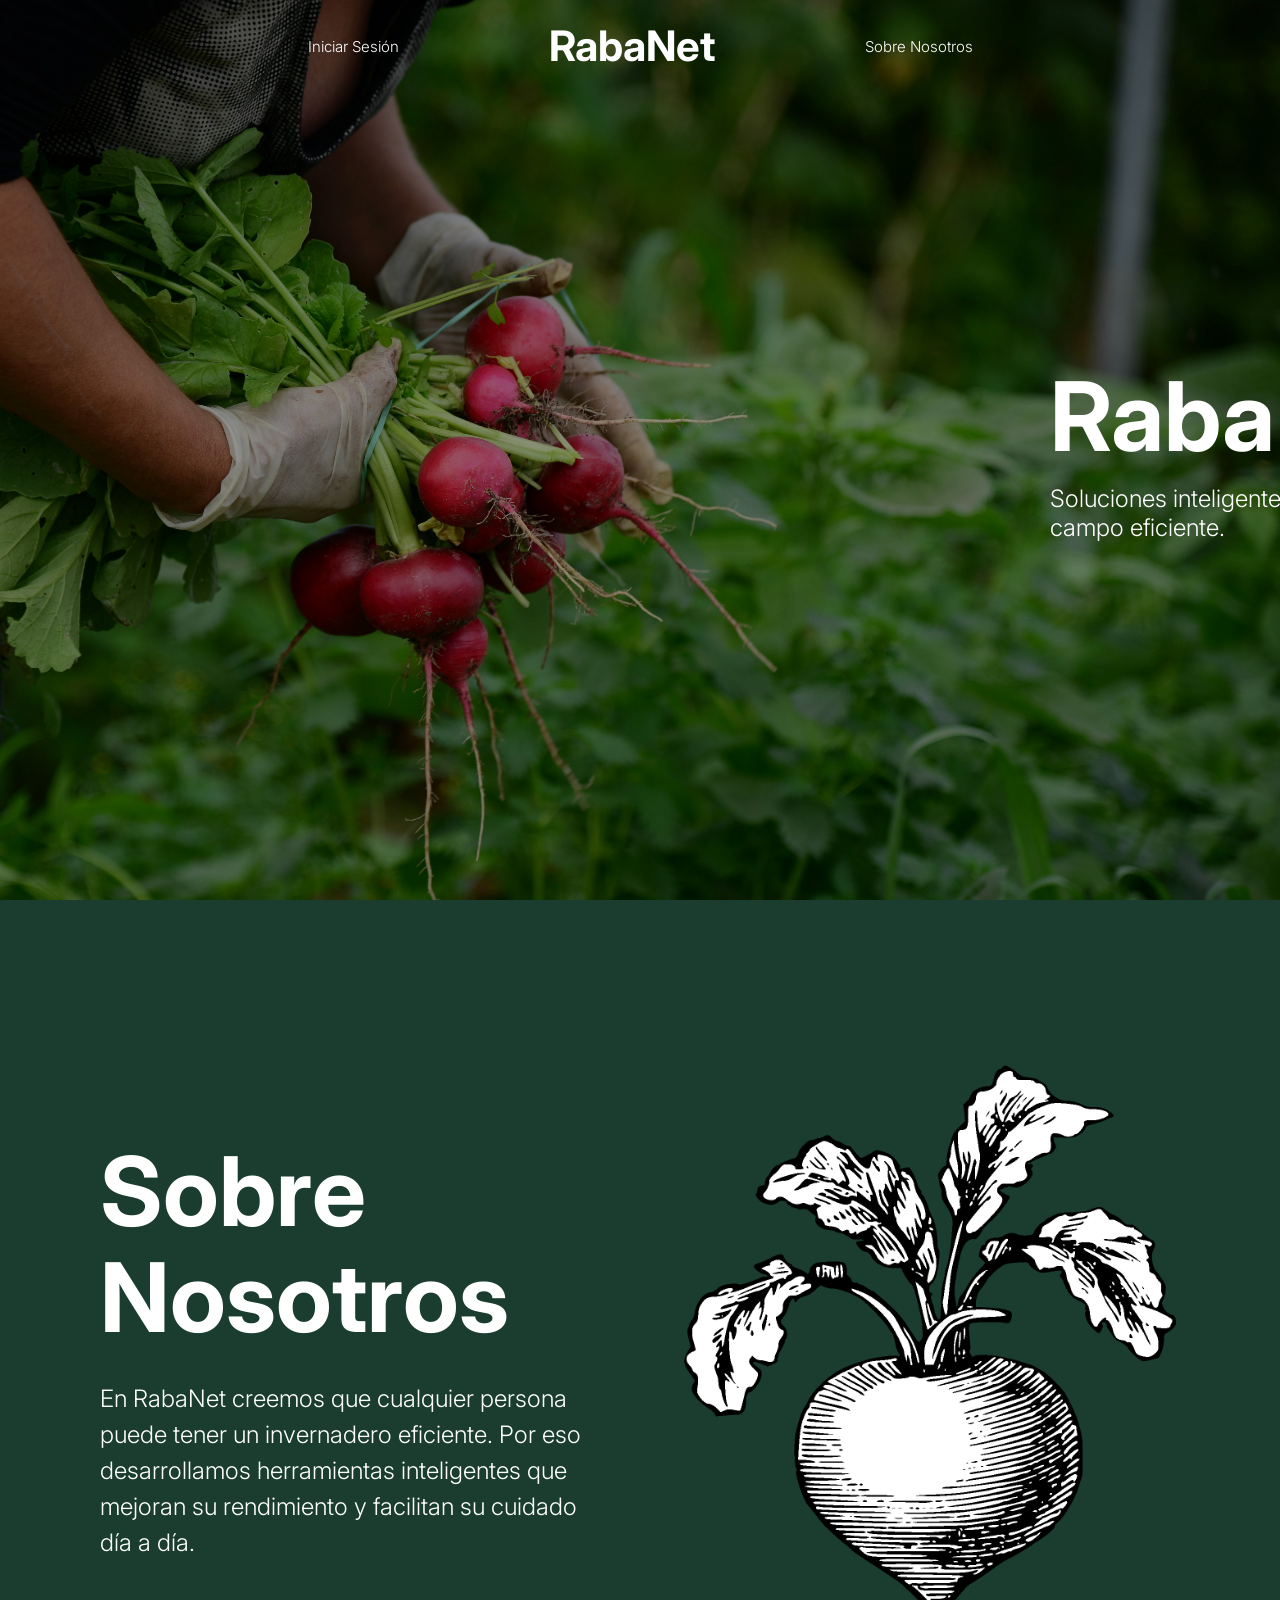
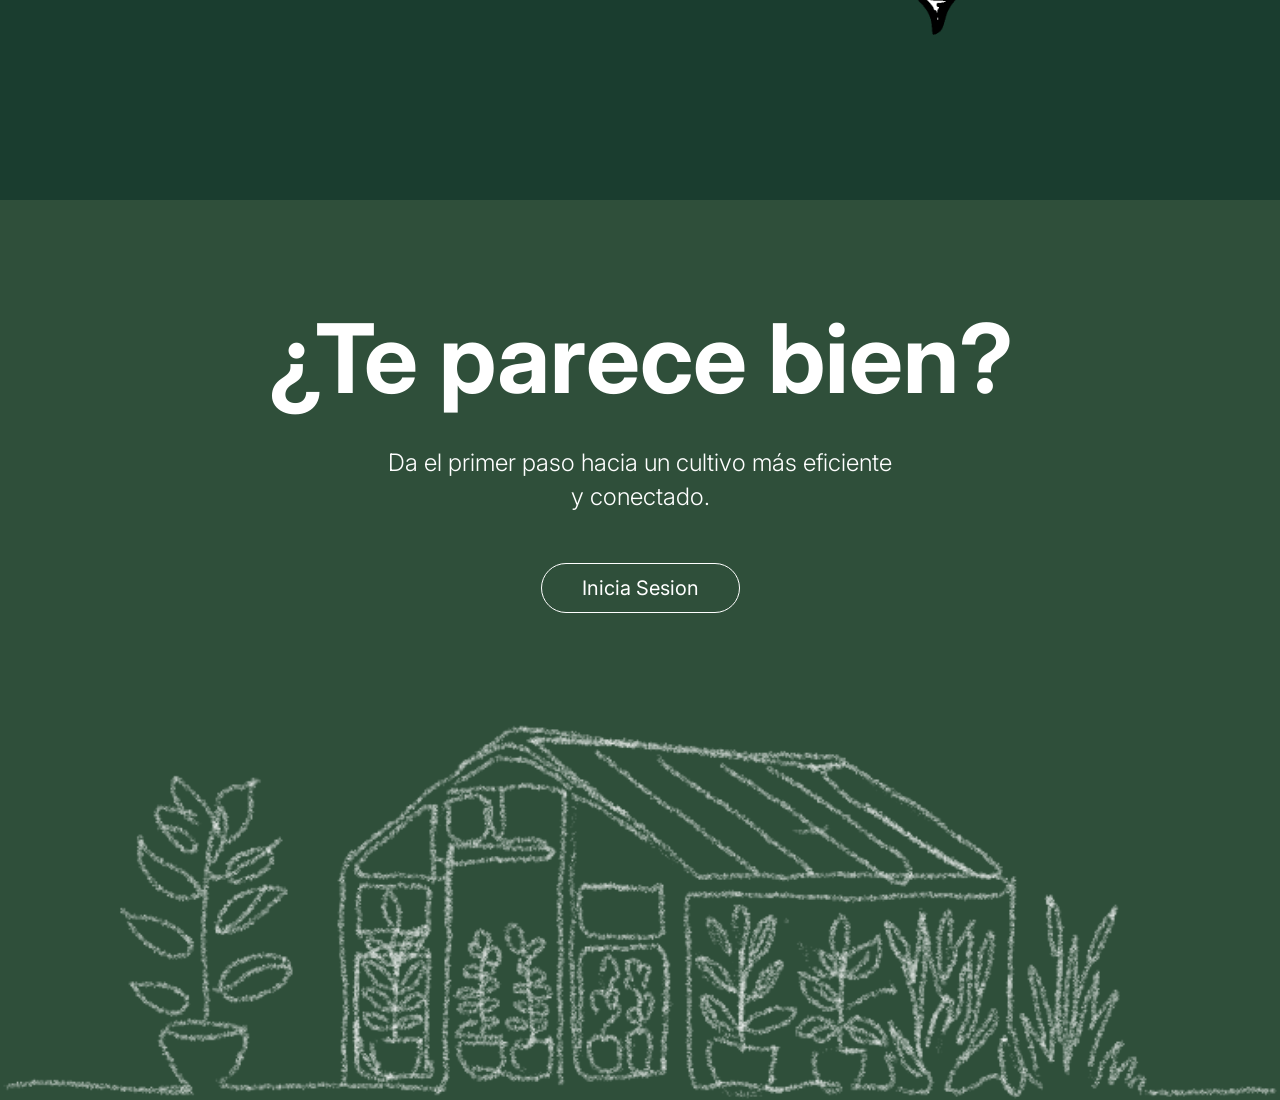
<file: index.html>
<!DOCTYPE html>
<html lang="en">

<head>
    <meta charset="UTF-8">
    <meta name="viewport" content="width=device-width, initial-scale=1.0">
    <title>RabaNet: Home</title>
    <link rel="preconnect" href="https://fonts.googleapis.com">
    <link rel="preconnect" href="https://fonts.gstatic.com" crossorigin>
    <link href="https://fonts.googleapis.com/css2?family=Inter:wght@300;400;700&display=swap" rel="stylesheet">
    <link rel="stylesheet" href="style.css">
</head>

<body>
    <header>
        <nav class="navbar">
            <ul class="nav-links">
                <li><a href="login.php">Iniciar Sesión</a></li>
                <li><a href="#hero" class="logo">RabaNet</a></li>
                <li><a href="#about">Sobre Nosotros</a></li>
            </ul>
        </nav>
    </header>
    <main>
        <section class="hero" id="hero">
            <div class="hero-content">
                <h1>RabaNet</h1>
                <p>Soluciones inteligentes para un campo eficiente.</p>
            </div>
        </section>
        <section class="about" id="about">
            <div class="about-container">
                <div class="about-text">
                    <h2>Sobre<br>Nosotros</h2>
                    <p>En RabaNet creemos que cualquier persona puede tener un invernadero eficiente. Por eso
                        desarrollamos
                        herramientas inteligentes que mejoran su rendimiento y facilitan su cuidado día a día.</p>
                </div>
                <div class="about-image">
                    <img src="Images/LandingPage/aboutus.png" alt="About">
                </div>
            </div>
        </section>
        <section class="CTA">
            <div class="CTA-content">
                <h2>¿Te parece bien?</h2>
                <p>Da el primer paso hacia un cultivo más eficiente<br>y conectado.</p>
                <a href="login.php" class="cta-button">Inicia Sesion</a>
            </div>
            <div class="CTA-image-container">
                <img src="Images/LandingPage/cta.png" alt="Greenhouse Sketch">
            </div>
        </section>
    </main>
</body>

</html>
</file>
<file: style.css>
* {
    margin: 0;
    padding: 0;
    box-sizing: border-box;
    font-family: 'Inter', sans-serif;
}

html {
    scroll-behavior: smooth;
}

/* --- NAVBAR --- */
.navbar {
    position: fixed;
    top: 0;
    width: 100%;
    padding: 20px 40px;
    z-index: 10;
}

.nav-links {
    list-style: none;
    display: flex;
    justify-content: center;
    align-items: center;
    gap: 150px;
    margin: 0;
    padding: 0;
}

.nav-links li a {
    color: white;
    text-decoration: none;
    font-size: 15px;
    font-weight: 300;
    transition: opacity .3s;
}

.nav-links li a:hover {
    opacity: 0.7;
}

.nav-links .logo {
    color: white;
    font-size: 42px;
    font-weight: 700;
    pointer-events: auto;
}

/* --- HERO --- */

.hero {
    position: relative;
    width: 100%;
    height: 100vh;
    background-image: url("Images/LandingPage/Hero.jpg");
    background-size: cover;
    background-position: center;
    background-repeat: no-repeat;
    display: flex;
    align-items: center;
    padding-left: 1050px;
}


.hero::before {
    content: "";
    position: absolute;
    top: 0;
    left: 0;
    width: 100%;
    height: 100%;
    background: rgba(0, 0, 0, 0.40);
    z-index: 1;
}

.hero-content {
    position: relative;
    z-index: 2;
    color: white;
    max-width: 500px;
}

.hero-content h1 {
    font-size: 96px;
    font-weight: 700;
    margin: 0 0 10px;
}

.hero-content p {
    font-size: 24px;
    font-weight: 300;
    margin: 0;
}

/* --- ABOUT --- */

.about {
    width: 100%;
    height: 100vh;
    background-color: #1A3D2F;
    display: flex;
    justify-content: center;
    align-items: center;
    padding: 0 100px;
}

.about-container {
    display: flex;
    align-items: center;
    justify-content: space-between;
    width: 100%;
    max-width: 1200px;
    gap: 80px;
}

.about-text {
    flex: 1;
    color: white;
    max-width: 600px;
}

.about-text h2 {
    font-size: 96px;
    font-weight: 700;
    line-height: 1.1;
    margin-bottom: 30px;
}

.about-text p {
    font-size: 24px;
    font-weight: 300;
    line-height: 1.5;
    margin: 0;
}

.about-image {
    flex: 1;
    display: flex;
    justify-content: center;
}

.about-image img {
    max-width: 100%;
    height: auto;
    object-fit: contain;
}

/* --- CTA --- */

.CTA {
    width: 100%;
    min-height: 100vh;
    background-color: #2F4F3A;
    display: flex;
    flex-direction: column;
    justify-content: space-between;
    align-items: center;
    padding-top: 100px;
    position: relative;
    overflow: hidden;
}

.CTA-content {
    text-align: center;
    color: white;
    z-index: 2;
    display: flex;
    flex-direction: column;
    align-items: center;
    gap: 30px;
}

.CTA-content h2 {
    font-size: 96px;
    font-weight: 700;
    margin: 0;
}

.CTA-content p {
    font-size: 24px;
    font-weight: 300;
    line-height: 1.4;
    margin: 0;
}

.cta-button {
    display: inline-block;
    margin-top: 20px;
    padding: 12px 40px;
    border: 1px solid white;
    border-radius: 50px;
    color: white;
    text-decoration: none;
    font-size: 20px;
    font-weight: 400;
    transition: background 0.3s, color 0.3s;
}

.cta-button:hover {
    background: white;
    color: #2D4438;
}

.CTA-image-container {
    width: 100%;
    display: flex;
    justify-content: center;
    align-items: flex-end;
}

.CTA-image-container img {
    width: 100%;
    max-width: 100%;
    /* Allow full width */
    height: auto;
    object-fit: cover;
    /* Ensure it covers the space if needed, or contain if aspect ratio is key. 'cover' is better for 'whole space' usually, but 'contain' prevents cropping. Given the sketch, let's stick to width 100% and auto height. */
    display: block;
}

/* --- RESPONSIVE --- */

@media (max-width: 768px) {

    /* Navbar */
    .navbar {
        padding: 20px;
        background: rgba(0, 0, 0, 0.8);
        /* Add background for readability on mobile */
    }

    .nav-links {
        gap: 20px;
        flex-direction: column;
    }

    .nav-links .logo {
        order: -1;
        /* Keep logo at top */
        font-size: 32px;
    }

    /* Hero */
    .hero {
        padding-left: 20px;
        justify-content: center;
        text-align: center;
    }

    .hero-content h1 {
        font-size: 48px;
    }

    .hero-content p {
        font-size: 18px;
    }

    /* About */
    .about {
        height: auto;
        padding: 60px 20px;
        flex-direction: column;
    }

    .about-container {
        flex-direction: column;
        gap: 40px;
        text-align: center;
    }

    .about-text h2 {
        font-size: 48px;
    }

    .about-text p {
        font-size: 18px;
    }

    .about-image {
        order: -1;
        /* Image on top? Or keep text on top. Let's keep text on top for now, or maybe image. Design choice. Let's stick to flow. */
        order: 1;
    }

    /* CTA */
    .CTA {
        min-height: auto;
        padding: 60px 20px 0;
    }

    .CTA-content h2 {
        font-size: 48px;
    }

    .CTA-content p {
        font-size: 18px;
    }

    .cta-button {
        font-size: 18px;
        padding: 10px 30px;
    }
}

/* --- LOGIN --- */

.login-body {
    background-color: #2F4F3A;
    min-height: 100vh;
    display: flex;
    flex-direction: column;
    justify-content: space-between;
    align-items: center;
    border: 20px solid #D9D9D9;
}

.login-header {
    width: 100%;
    text-align: center;
    padding-top: 40px;
}

.login-header h1 {
    color: white;
    font-size: 48px;
    font-weight: 700;
    margin: 0;
}

.login-container {
    flex: 1;
    display: flex;
    justify-content: center;
    align-items: center;
    width: 100%;
    padding: 20px;
}

.login-card {
    background-color: #D9D9D9;
    padding: 40px 60px;
    border-radius: 15px;
    width: 100%;
    max-width: 500px;
    text-align: center;
    box-shadow: 0 4px 10px rgba(0, 0, 0, 0.2);
}

.login-icon {
    font-size: 80px;
    color: #2F4F3A;
    margin-bottom: 10px;
}

.login-card h2 {
    font-size: 24px;
    font-weight: 700;
    margin-bottom: 30px;
    color: #000;
}

.form-group {
    margin-bottom: 20px;
    text-align: left;
}

.form-group label {
    display: block;
    font-size: 16px;
    font-weight: 700;
    margin-bottom: 5px;
    color: #000;
}

.form-group input {
    width: 100%;
    padding: 12px;
    background-color: #E6E6E6;
    border: 1px solid #999;
    border-radius: 8px;
    font-size: 16px;
    outline: none;
}

.login-btn {
    background-color: #2F4F3A;
    color: white;
    border: none;
    padding: 12px 40px;
    border-radius: 8px;
    font-size: 18px;
    font-weight: 700;
    cursor: pointer;
    margin-top: 20px;
    transition: opacity 0.3s;
}

.login-btn:hover {
    opacity: 0.9;
}

.login-footer {
    padding-bottom: 20px;
    color: white;
    font-weight: 700;
    font-size: 14px;
}

.error-message {
    color: #D8000C;
    background-color: #FFBABA;
    padding: 10px;
    border-radius: 5px;
    margin-bottom: 20px;
    font-size: 14px;
}

/* --- REGISTER --- */

.register-header-text {
    text-align: left;
    margin-left: 20px;
}

.register-header-text h2 {
    font-size: 18px;
    font-weight: 700;
    margin: 0;
    color: black;
}

.register-header-text p {
    font-size: 14px;
    margin: 0;
    color: black;
}

.profile-upload-container {
    display: flex;
    align-items: center;
    justify-content: center;
    margin-bottom: 20px;
    gap: 15px;
}

.profile-upload-label {
    cursor: pointer;
    position: relative;
    display: inline-block;
}

.profile-upload-icon {
    font-size: 80px;
    color: #2F4F3A;
    transition: opacity 0.3s;
}

.profile-upload-label:hover .profile-upload-icon {
    opacity: 0.7;
}

.profile-upload-input {
    display: none;
}

.preview-image {
    width: 80px;
    height: 80px;
    border-radius: 50%;
    object-fit: cover;
    display: none;
}

.register-card-width {
    max-width: 600px !important;
}

.success-message {
    color: green;
    background-color: #d4edda;
    padding: 10px;
    border-radius: 5px;
    margin-bottom: 20px;
}

/* --- DASHBOARD --- */

.dashboard-body {
    background-color: #1A1A1A;
    /* Very dark background for dashboard main area */
    min-height: 100vh;
    display: flex;
    overflow-x: hidden;
    font-family: 'Inter', sans-serif;
}

/* Sidebar */
.sidebar {
    width: 300px;
    background-color: #2F4F3A;
    /* Dark green sidebar */
    color: white;
    display: flex;
    flex-direction: column;
    padding: 30px 20px;
    flex-shrink: 0;
}

.sidebar-header h2 {
    font-size: 20px;
    font-weight: 700;
    margin-bottom: 40px;
    margin-left: 10px;
}

.user-profile {
    text-align: center;
    margin-bottom: 50px;
}

.profile-img-container {
    width: 120px;
    height: 120px;
    margin: 0 auto 15px;
    border-radius: 50%;
    overflow: hidden;
    background-color: #E0E0E0;
    display: flex;
    justify-content: center;
    align-items: center;
}

.profile-img {
    width: 100%;
    height: 100%;
    object-fit: cover;
}

.profile-icon-placeholder {
    font-size: 120px;
    color: #2F4F3A;
}

.user-profile h3 {
    font-size: 28px;
    font-weight: 700;
    margin: 0 0 5px;
}

.user-email {
    font-size: 14px;
    opacity: 0.8;
    margin: 0;
    text-decoration: underline;
    color: #ccc;
}

.user-phone {
    font-size: 14px;
    opacity: 0.8;
    margin: 5px 0 25px;
    color: #ccc;
}

.logout-btn {
    display: inline-block;
    border: 1px solid white;
    padding: 8px 30px;
    border-radius: 20px;
    color: white;
    text-decoration: none;
    font-size: 14px;
    transition: background 0.3s, color 0.3s;
    background: transparent;
}

.logout-btn:hover {
    background: white;
    color: #2F4F3A;
}

.sidebar-nav ul {
    list-style: none;
    padding: 0;
    margin: 0;
}

.sidebar-nav li {
    margin-bottom: 0;
    border-top: 1px solid rgba(255, 255, 255, 0.3);
}

.sidebar-nav li:last-child {
    border-bottom: 1px solid rgba(255, 255, 255, 0.3);
}

.sidebar-nav a {
    display: block;
    color: white;
    text-decoration: none;
    font-size: 22px;
    padding: 15px 0;
    text-align: center;
    transition: background 0.3s;
    font-weight: 400;
}

.sidebar-nav a:hover,
.sidebar-nav a.active {
    background-color: rgba(255, 255, 255, 0.1);
}

/* Main Content */
.dashboard-main {
    flex: 1;
    background-color: #1A2F25;
    /* Dark green main bg */
    padding: 40px 60px;
    color: white;
    display: flex;
    flex-direction: column;
}

.main-header {
    text-align: center;
    margin-bottom: 40px;
}

.main-header h1 {
    font-size: 48px;
    font-weight: 700;
    margin: 0 0 5px;
}

.main-header p {
    font-size: 20px;
    font-weight: 300;
    opacity: 0.9;
    margin: 0;
}

/* Grid Layout */
.dashboard-grid {
    display: grid;
    grid-template-columns: 1fr 1fr 1fr;
    grid-template-rows: auto auto auto;
    /* Explicit rows */
    gap: 20px;
    max-width: 1200px;
    margin: 0 auto;
    width: 100%;
}

.card {
    background-color: transparent;
    border: 2px solid white;
    border-radius: 10px;
    padding: 20px;
    text-align: center;
    display: flex;
    flex-direction: column;
    justify-content: center;
    align-items: center;
    min-height: 150px;
    position: relative;
}

.card h3 {
    font-size: 22px;
    font-weight: 400;
    margin-bottom: 10px;
    margin-top: 0;
}

.card .value {
    font-size: 72px;
    font-weight: 400;
    line-height: 1;
}

.card .unit {
    font-size: 24px;
    margin-left: 5px;
    font-weight: 300;
}

/* Specific Card Positioning */
.temp-air {
    grid-column: 1 / 2;
    grid-row: 1 / 2;
}

.humidity-air {
    grid-column: 2 / 3;
    grid-row: 1 / 2;
}

.light {
    grid-column: 3 / 4;
    grid-row: 1 / 2;
}

.predictions {
    grid-column: 1 / 3;
    grid-row: 2 / 4;
    /* Spans 2 rows */
    min-height: 350px;
    /* Taller */
    justify-content: flex-start;
    padding-top: 20px;
}

.temp-soil {
    grid-column: 3 / 4;
    grid-row: 2 / 3;
}

.humidity-soil {
    grid-column: 3 / 4;
    grid-row: 3 / 4;
}

.chart-container {
    width: 100%;
    height: 100%;
    position: relative;
    flex: 1;
}

.dashboard-footer {
    text-align: center;
    margin-top: auto;
    padding-top: 30px;
    font-size: 12px;
    opacity: 0.7;
}

/* Responsive Dashboard */
@media (max-width: 1024px) {
    .dashboard-grid {
        grid-template-columns: 1fr 1fr;
        grid-template-rows: auto;
    }

    .temp-air {
        grid-column: 1 / 2;
        grid-row: 1;
    }

    .humidity-air {
        grid-column: 2 / 3;
        grid-row: 1;
    }

    .light {
        grid-column: 1 / 3;
        grid-row: 2;
    }

    /* Full width light? or just flow */

    .predictions {
        grid-column: 1 / 3;
        grid-row: 3;
        min-height: 300px;
    }

    .temp-soil {
        grid-column: 1 / 2;
        grid-row: 4;
    }

    .humidity-soil {
        grid-column: 2 / 3;
        grid-row: 4;
    }
}

@media (max-width: 768px) {
    .dashboard-body {
        flex-direction: column;
    }

    .sidebar {
        width: 100%;
        padding: 20px;
    }

    .dashboard-grid {
        grid-template-columns: 1fr;
    }

    .temp-air,
    .humidity-air,
    .light,
    .predictions,
    .temp-soil,
    .humidity-soil {
        grid-column: 1 / 2;
        grid-row: auto;
    }
}
</file>
